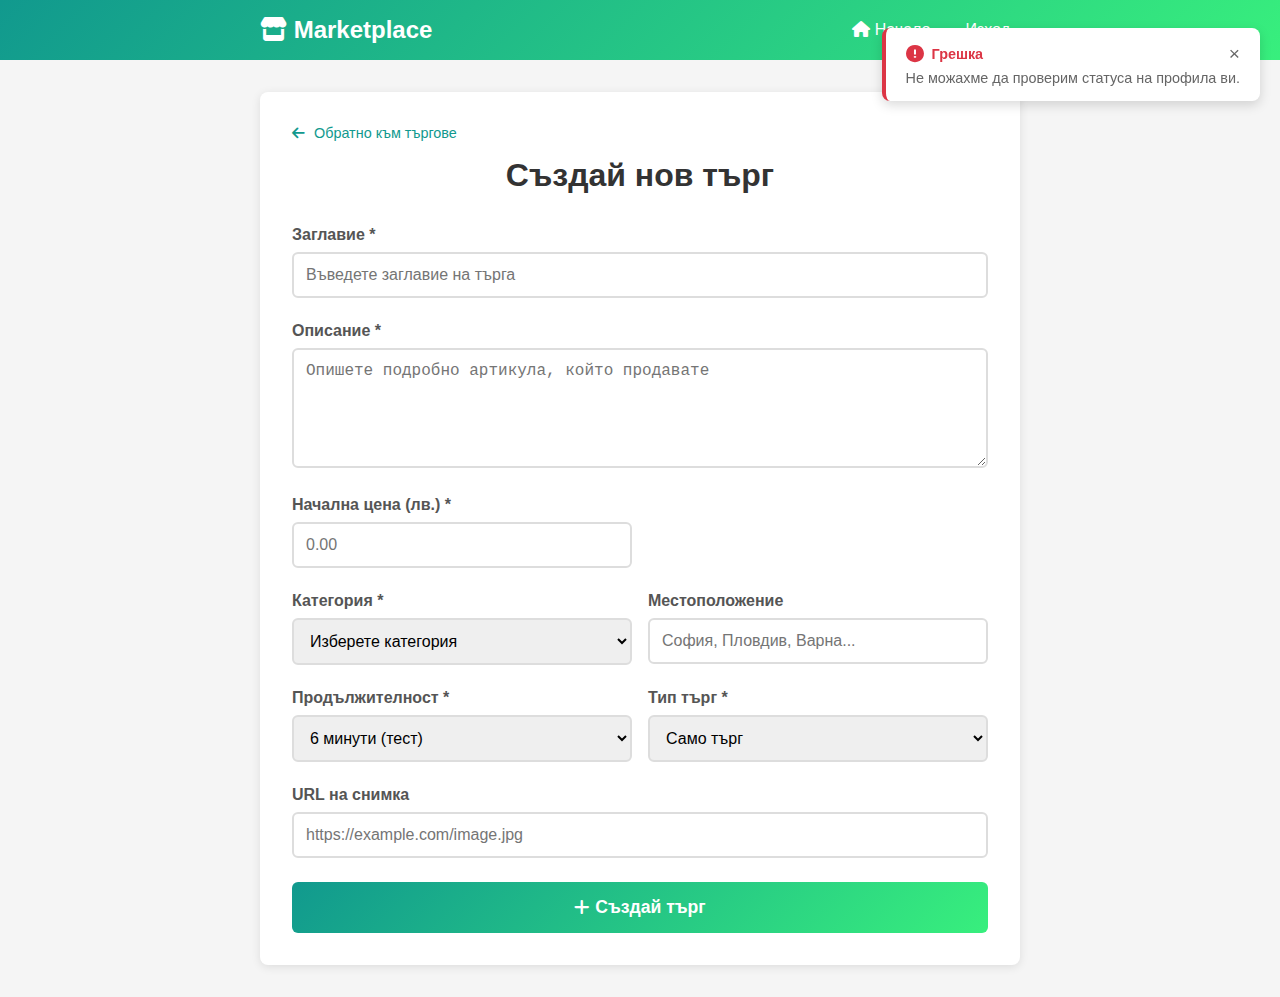
<file: frontend/pages/create_auction.html>
<!DOCTYPE html>
<html lang="bg">
<head>
    <meta charset="UTF-8">
    <meta name="viewport" content="width=device-width, initial-scale=1.0">
    <title>Създай търг - Marketplace</title>
    <link rel="stylesheet" href="https://cdnjs.cloudflare.com/ajax/libs/font-awesome/6.4.0/css/all.min.css">
    <link rel="stylesheet" href="/assets/css/main.css">
    <link rel="stylesheet" href="/assets/css/create-auction.css">
    <style>
        * { margin: 0; padding: 0; box-sizing: border-box; }
        body { font-family: 'Segoe UI', Tahoma, Geneva, Verdana, sans-serif; background: #f5f5f5; }
        .container { max-width: 800px; margin: 0 auto; padding: 0 20px; }
        .header { background: linear-gradient(135deg, #11998e 0%, #38ef7d 100%); color: white; padding: 1rem 0; }
        .header .container { display: flex; justify-content: space-between; align-items: center; }
        .logo { font-size: 1.5rem; font-weight: bold; }
        .nav-links { display: flex; gap: 15px; }
        .nav-links a { color: white; text-decoration: none; padding: 5px 10px; }
        .main-content { background: white; margin: 2rem auto; padding: 2rem; border-radius: 8px; box-shadow: 0 2px 10px rgba(0,0,0,0.1); }
        .form-title { font-size: 2rem; margin-bottom: 2rem; color: #333; text-align: center; }
        .form-group { margin-bottom: 1.5rem; }
        .form-label { display: block; margin-bottom: 0.5rem; font-weight: bold; color: #555; }
        .form-input, .form-select, .form-textarea { width: 100%; padding: 12px; border: 2px solid #ddd; border-radius: 6px; font-size: 1rem; transition: border-color 0.3s; }
        .form-input:focus, .form-select:focus, .form-textarea:focus { outline: none; border-color: #11998e; }
        .form-textarea { min-height: 120px; resize: vertical; }
        .form-row { display: grid; grid-template-columns: 1fr 1fr; gap: 1rem; }
        .form-checkbox { display: flex; align-items: center; gap: 0.5rem; margin-top: 1rem; }
        .form-checkbox input[type="checkbox"] { width: auto; }
        .submit-btn { width: 100%; background: linear-gradient(135deg, #11998e 0%, #38ef7d 100%); color: white; padding: 15px; border: none; border-radius: 6px; font-size: 1.1rem; font-weight: bold; cursor: pointer; transition: opacity 0.3s; }
        .submit-btn:hover { opacity: 0.9; }
        .submit-btn:disabled { opacity: 0.6; cursor: not-allowed; }
        .back-link { display: inline-block; margin-bottom: 1rem; color: #11998e; text-decoration: none; }
        .back-link:hover { text-decoration: underline; }
        .loading { display: none; text-align: center; padding: 20px; }
        .error { color: #dc3545; margin-top: 0.5rem; font-size: 0.9rem; }
        .hidden { display: none; }
        
        /* Toast Notification System */
        .toast-container { position: fixed; top: 20px; right: 20px; z-index: 1000; }
        .toast { background: white; border-radius: 8px; box-shadow: 0 4px 12px rgba(0,0,0,0.15); margin-bottom: 10px; padding: 15px 20px; max-width: 400px; border-left: 4px solid; transform: translateX(100%); opacity: 0; transition: all 0.3s ease; }
        .toast.show { transform: translateX(0); opacity: 1; }
        .toast.success { border-color: #28a745; }
        .toast.error { border-color: #dc3545; }
        .toast.warning { border-color: #ffc107; }
        .toast-header { display: flex; align-items: center; justify-content: space-between; margin-bottom: 5px; }
        .toast-title { font-weight: bold; display: flex; align-items: center; gap: 8px; }
        .toast-close { background: none; border: none; font-size: 1.2rem; cursor: pointer; opacity: 0.6; }
        .toast-close:hover { opacity: 1; }
        .toast-body { color: #666; }
        .toast.success .toast-title { color: #28a745; }
        .toast.error .toast-title { color: #dc3545; }
        .toast.warning .toast-title { color: #ff8c00; }
        
        @media (max-width: 768px) {
            .form-row { grid-template-columns: 1fr; }
            .toast-container { top: 10px; right: 10px; left: 10px; }
            .toast { max-width: none; }
        }
    </style>
</head>
<body>
    <div class="header">
        <div class="container">
            <div class="logo"><i class="fas fa-store"></i> Marketplace</div>
            <div class="nav-links">
                <a href="index.html"><i class="fas fa-home"></i> Начало</a>
                <a href="#" id="logoutLink">Изход</a>
            </div>
        </div>
    </div>

    <div class="container">
        <div class="main-content">
            <a href="index.html" class="back-link"><i class="fas fa-arrow-left"></i> Обратно към търгове</a>
            <h1 class="form-title">Създай нов търг</h1>
            
            <form id="auctionForm">
                <div class="form-group">
                    <label for="title" class="form-label">Заглавие *</label>
                    <input type="text" id="title" name="title" class="form-input" placeholder="Въведете заглавие на търга" required>
                </div>

                <div class="form-group">
                    <label for="description" class="form-label">Описание *</label>
                    <textarea id="description" name="description" class="form-textarea" placeholder="Опишете подробно артикула, който продавате" required></textarea>
                </div>

                <div class="form-row">
                    <div class="form-group">
                        <label for="starting_price" class="form-label">Начална цена (лв.) *</label>
                        <input type="number" id="starting_price" name="starting_price" class="form-input" step="0.01" min="0.01" placeholder="0.00" required>
                    </div>
                    <div class="form-group hidden" id="buyNowPriceGroup">
                        <label for="buy_now_price" class="form-label">Цена "Купи сега" (лв.)</label>
                        <input type="number" id="buy_now_price" name="buy_now_price" class="form-input" step="0.01" min="0.01" placeholder="Опционално">
                    </div>
                </div>

                <div class="form-row">
                    <div class="form-group">
                        <label for="category" class="form-label">Категория *</label>
                        <select id="category" name="category" class="form-select" required>
                            <option value="">Изберете категория</option>
                            <option value="electronics">Електроника</option>
                            <option value="fashion">Мода</option>
                            <option value="home">Дом и градина</option>
                            <option value="sports">Спорт</option>
                            <option value="cars">Автомобили</option>
                            <option value="others">Други</option>
                        </select>
                    </div>
                    <div class="form-group">
                        <label for="location" class="form-label">Местоположение</label>
                        <input type="text" id="location" name="location" class="form-input" placeholder="София, Пловдив, Варна...">
                    </div>
                </div>

                <div class="form-row">
                    <div class="form-group">
                        <label for="duration_hours" class="form-label">Продължителност *</label>
                        <select id="duration_hours" name="duration_hours" class="form-select" required>
                            <option value="0.1">6 минути (тест)</option>
                            <option value="0.5">30 минути (тест)</option>
                            <option value="1">1 час (тест)</option>
                            <option value="2">2 часа (тест)</option>
                            <option value="24">1 ден</option>
                            <option value="48">2 дни</option>
                            <option value="72">3 дни</option>
                            <option value="120">5 дни</option>
                            <option value="168">7 дни</option>
                        </select>
                    </div>
                    <div class="form-group">
                        <label for="auction_type" class="form-label">Тип търг *</label>
                        <select id="auction_type" name="auction_type" class="form-select" required>
                            <option value="auction">Само търг</option>
                            <option value="both">Търг + Купи сега</option>
                        </select>
                    </div>
                </div>

                <div class="form-group">
                    <label for="image_url" class="form-label">URL на снимка</label>
                    <input type="url" id="image_url" name="image_url" class="form-input" placeholder="https://example.com/image.jpg">
                </div>

                <button type="submit" class="submit-btn" id="submitBtn">
                    <i class="fas fa-plus"></i> Създай търг
                </button>
            </form>

            <div class="loading" id="loading">
                <i class="fas fa-spinner fa-spin"></i> Създаване на търг...
            </div>
        </div>
    </div>

    <!-- Toast Notification Container -->
    <div class="toast-container" id="toastContainer"></div>

    <script src="/assets/js/toast.js"></script>
    <script src="/assets/js/create-auction.js"></script>
</body>
</html>
</file>
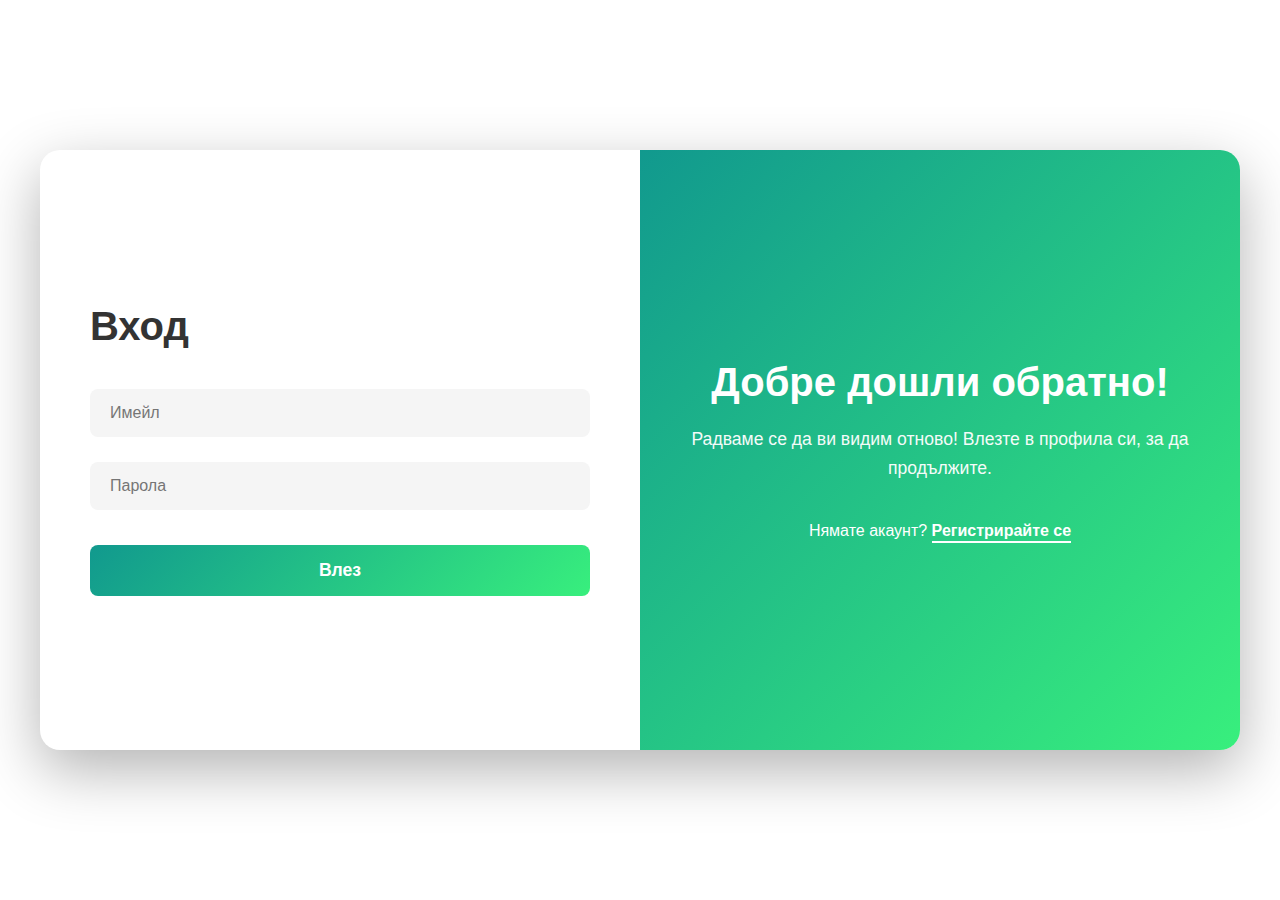
<file: frontend/pages/login.html>
<!DOCTYPE html>
<html lang="bg">
<head>
    <meta charset="UTF-8">
    <meta name="viewport" content="width=device-width, initial-scale=1.0">
    <title>Вход / Регистрация</title>
    <link rel="stylesheet" href="https://cdnjs.cloudflare.com/ajax/libs/font-awesome/6.4.0/css/all.min.css">
    <style>
        * {
            margin: 0;
            padding: 0;
            box-sizing: border-box;
        }

        body {
            font-family: 'Segoe UI', Tahoma, Geneva, Verdana, sans-serif;
            background: white;
            min-height: 100vh;
            display: flex;
            justify-content: center;
            align-items: center;
            padding: 20px;
        }

        .container {
            display: flex;
            width: 100%;
            max-width: 1200px;
            background: white;
            border-radius: 20px;
            box-shadow: 0 20px 60px rgba(0, 0, 0, 0.3);
            overflow: hidden;
            min-height: 600px;
        }

        .form-section {
            flex: 1;
            padding: 60px 50px;
            display: flex;
            flex-direction: column;
            justify-content: center;
        }

        .welcome-section {
            flex: 1;
            background: linear-gradient(135deg, #11998e 0%, #38ef7d 100%);
            color: white;
            padding: 60px 50px;
            display: flex;
            flex-direction: column;
            justify-content: center;
            align-items: center;
            text-align: center;
        }

        h1 {
            font-size: 2.5rem;
            margin-bottom: 40px;
            color: #333;
            font-weight: 600;
        }

        .input-group {
            margin-bottom: 25px;
        }

        .input-group input {
            width: 100%;
            padding: 15px 20px;
            border: none;
            background: #f5f5f5;
            border-radius: 8px;
            font-size: 1rem;
            transition: all 0.3s;
        }

        .input-group input:focus {
            outline: none;
            background: #ebebeb;
            transform: translateY(-2px);
        }

        .btn {
            width: 100%;
            padding: 15px;
            border: none;
            border-radius: 8px;
            font-size: 1.1rem;
            font-weight: 600;
            cursor: pointer;
            transition: all 0.3s;
            margin-top: 10px;
        }

        .btn-primary {
            background: linear-gradient(135deg, #11998e 0%, #38ef7d 100%);
            color: white;
        }

        .btn-primary:hover {
            transform: translateY(-2px);
            box-shadow: 0 10px 20px rgba(17, 153, 142, 0.3);
        }

        .btn-primary:disabled {
            opacity: 0.6;
            cursor: not-allowed;
        }

        .welcome-section h2 {
            font-size: 2.5rem;
            margin-bottom: 20px;
        }

        .welcome-section p {
            font-size: 1.1rem;
            line-height: 1.6;
            margin-bottom: 40px;
            opacity: 0.95;
        }

        .switch-text {
            font-size: 1rem;
        }

        .switch-text a {
            color: white;
            text-decoration: none;
            font-weight: 600;
            border-bottom: 2px solid white;
            padding-bottom: 2px;
            transition: all 0.3s;
        }

        .switch-text a:hover {
            opacity: 0.8;
        }

        .hidden {
            display: none;
        }

        .error-message {
            background: #fee;
            color: #c33;
            padding: 12px;
            border-radius: 8px;
            margin-bottom: 20px;
            font-size: 0.95rem;
        }

        .success-message {
            background: #efe;
            color: #3c3;
            padding: 12px;
            border-radius: 8px;
            margin-bottom: 20px;
            font-size: 0.95rem;
        }

        @media (max-width: 768px) {
            .container {
                flex-direction: column;
            }

            .welcome-section {
                order: -1;
                padding: 40px 30px;
            }

            .form-section {
                padding: 40px 30px;
            }
        }
    </style>
</head>
<body>
    <div class="container">
        <div class="form-section">
            <!-- Login Form -->
            <div id="loginForm">
                <h1>Вход</h1>
                
                <div id="loginMessage"></div>
                
                <div class="input-group">
                    <input type="email" placeholder="Имейл" id="loginEmail" required>
                </div>

                <div class="input-group">
                    <input type="password" placeholder="Парола" id="loginPassword" required>
                </div>

                <button class="btn btn-primary" id="loginBtn" onclick="handleLogin()">Влез</button>
            </div>

            <!-- Register Form -->
            <div id="registerForm" class="hidden">
                <h1>Регистрация</h1>
                
                <div id="registerMessage"></div>
                
                <div class="input-group">
                    <input type="text" placeholder="Име и Фамилия" id="regName" required>
                </div>

                <div class="input-group">
                    <input type="email" placeholder="Имейл" id="regEmail" required>
                </div>

                <div class="input-group">
                    <input type="text" placeholder="Потребителско име" id="regUsername" required>
                </div>

                <div class="input-group">
                    <input type="password" placeholder="Парола (мин. 6 символа)" id="regPassword" required>
                </div>

                <button class="btn btn-primary" id="registerBtn" onclick="handleRegister()">Регистрирай се</button>
            </div>
        </div>

        <div class="welcome-section">
            <div id="loginWelcome">
                <h2>Добре дошли обратно!</h2>
                <p>Радваме се да ви видим отново! Влезте в профила си, за да продължите.</p>
                <div class="switch-text">
                    Нямате акаунт? <a href="#" onclick="switchToRegister(); return false;">Регистрирайте се</a>
                </div>
            </div>

            <div id="registerWelcome" class="hidden">
                <h2>Здравейте!</h2>
                <p>Въведете вашите данни и започнете да търгувате с нас.</p>
                <div class="switch-text">
                    Вече имате акаунт? <a href="#" onclick="switchToLogin(); return false;">Влезте тук</a>
                </div>
            </div>
        </div>
    </div>

    <script>
        function switchToRegister() {
            document.getElementById('loginForm').classList.add('hidden');
            document.getElementById('registerForm').classList.remove('hidden');
            document.getElementById('loginWelcome').classList.add('hidden');
            document.getElementById('registerWelcome').classList.remove('hidden');
            clearMessages();
        }

        function switchToLogin() {
            document.getElementById('loginForm').classList.remove('hidden');
            document.getElementById('registerForm').classList.add('hidden');
            document.getElementById('loginWelcome').classList.remove('hidden');
            document.getElementById('registerWelcome').classList.add('hidden');
            clearMessages();
        }

        function clearMessages() {
            document.getElementById('loginMessage').innerHTML = '';
            document.getElementById('registerMessage').innerHTML = '';
        }

        function showMessage(elementId, message, isError = true) {
            const messageDiv = document.getElementById(elementId);
            messageDiv.innerHTML = `<div class="${isError ? 'error-message' : 'success-message'}">${message}</div>`;
        }

        async function handleLogin() {
            const email = document.getElementById('loginEmail').value.trim();
            const password = document.getElementById('loginPassword').value;
            const btn = document.getElementById('loginBtn');
            
            if (!email || !password) {
                showMessage('loginMessage', 'Моля, попълнете всички полета!');
                return;
            }

            btn.disabled = true;
            btn.textContent = 'Зареждане...';

            try {
                const response = await fetch('/backend/login.php', {
                    method: 'POST',
                    headers: {
                        'Content-Type': 'application/json',
                    },
                    body: JSON.stringify({ email, password })
                });

                const data = await response.json();

                if (data.success) {
                    showMessage('loginMessage', data.message, false);
                    setTimeout(() => {
                        window.location.href = '/backend/dashboard.php';
                    }, 1000);
                } else {
                    showMessage('loginMessage', data.message);
                    btn.disabled = false;
                    btn.textContent = 'Влез';
                }
            } catch (error) {
                showMessage('loginMessage', 'Грешка при свързване със сървъра!');
                btn.disabled = false;
                btn.textContent = 'Влез';
            }
        }

        async function handleRegister() {
            const name = document.getElementById('regName').value.trim();
            const email = document.getElementById('regEmail').value.trim();
            const username = document.getElementById('regUsername').value.trim();
            const password = document.getElementById('regPassword').value;
            const btn = document.getElementById('registerBtn');
            
            if (!name || !email || !username || !password) {
                showMessage('registerMessage', 'Моля, попълнете всички полета!');
                return;
            }

            if (password.length < 6) {
                showMessage('registerMessage', 'Паролата трябва да е поне 6 символа!');
                return;
            }

            btn.disabled = true;
            btn.textContent = 'Зареждане...';

            try {
                const response = await fetch('/backend/register.php', {
                    method: 'POST',
                    headers: {
                        'Content-Type': 'application/json',
                    },
                    body: JSON.stringify({ name, email, username, password })
                });

                const data = await response.json();

                if (data.success) {
                    showMessage('registerMessage', data.message + ' Пренасочване към вход...', false);
                    setTimeout(() => {
                        switchToLogin();
                        document.getElementById('loginEmail').value = email;
                    }, 2000);
                } else {
                    showMessage('registerMessage', data.message);
                    btn.disabled = false;
                    btn.textContent = 'Регистрирай се';
                }
            } catch (error) {
                showMessage('registerMessage', 'Грешка при свързване със сървъра!');
                btn.disabled = false;
                btn.textContent = 'Регистрирай се';
            }
        }

        // Проверка дали потребителят е вече влязъл
        window.addEventListener('load', async () => {
            try {
                const response = await fetch('/backend/check_session.php');
                const data = await response.json();
                
                if (data.logged_in) {
                    window.location.href = '/backend/dashboard.php';
                }
            } catch (error) {
                console.log('Не е открита активна сесия');
            }
        });

        // Enter key support
        document.addEventListener('keypress', (e) => {
            if (e.key === 'Enter') {
                if (!document.getElementById('loginForm').classList.contains('hidden')) {
                    handleLogin();
                } else {
                    handleRegister();
                }
            }
        });
    </script>
</body>
</html>
</file>
<file: assets/css/create-auction.css>
/* Create Auction Specific Styles */

.hidden {
    display: none;
}

.back-link {
    display: inline-block;
    color: #11998e;
    text-decoration: none;
    margin-bottom: 1rem;
    font-size: 0.9rem;
    transition: color 0.3s;
}

.back-link:hover {
    color: #0d7a6f;
}

.back-link i {
    margin-right: 5px;
}

/* Toast Notification System */
.toast-container {
    position: fixed;
    top: 20px;
    right: 20px;
    z-index: 1000;
}

.toast {
    background: white;
    border-radius: 8px;
    box-shadow: 0 4px 12px rgba(0,0,0,0.15);
    margin-bottom: 10px;
    padding: 15px 20px;
    max-width: 400px;
    border-left: 4px solid;
    transform: translateX(100%);
    opacity: 0;
    transition: all 0.3s ease;
}

.toast.show {
    transform: translateX(0);
    opacity: 1;
}

.toast.success {
    border-color: #28a745;
}

.toast.error {
    border-color: #dc3545;
}

.toast.warning {
    border-color: #ffc107;
}

.toast.info {
    border-color: #17a2b8;
}

.toast-header {
    display: flex;
    align-items: center;
    justify-content: space-between;
    margin-bottom: 5px;
}

.toast-title {
    font-weight: bold;
    display: flex;
    align-items: center;
    gap: 8px;
}

.toast-title i {
    font-size: 1.1rem;
}

.toast-close {
    background: none;
    border: none;
    font-size: 1.2rem;
    cursor: pointer;
    opacity: 0.6;
}

.toast-close:hover {
    opacity: 1;
}

.toast-body {
    color: #666;
}

.toast.success .toast-title {
    color: #28a745;
}

.toast.error .toast-title {
    color: #dc3545;
}

.toast.warning .toast-title {
    color: #ff8c00;
}

.toast.info .toast-title {
    color: #17a2b8;
}

/* Loading state */
.loading {
    display: none;
    text-align: center;
    padding: 20px;
    color: #666;
}

.loading i {
    font-size: 1.5rem;
    margin-right: 10px;
}

/* Form improvements */
.form-input.error, .form-select.error, .form-textarea.error {
    border-color: #dc3545;
}

.submit-btn:disabled {
    opacity: 0.6;
    cursor: not-allowed;
}

/* Responsive design */
@media (max-width: 768px) {
    .form-row {
        grid-template-columns: 1fr;
    }
    
    .toast-container {
        top: 10px;
        right: 10px;
        left: 10px;
    }
    
    .toast {
        max-width: none;
    }
}
</file>
<file: assets/css/main.css>
/* Main Application Styles */

/* Reset and Base Styles */
* { 
    margin: 0; 
    padding: 0; 
    box-sizing: border-box; 
}

body { 
    font-family: 'Segoe UI', Tahoma, Geneva, Verdana, sans-serif; 
    background: #f5f5f5; 
}

.container { 
    max-width: 1200px; 
    margin: 0 auto; 
    padding: 0 20px; 
}

/* Header Styles */
.header { 
    background: linear-gradient(135deg, #11998e 0%, #38ef7d 100%); 
    color: white; 
    padding: 1rem 0; 
}

.header .container { 
    display: flex; 
    justify-content: space-between; 
    align-items: center; 
}

.logo { 
    font-size: 1.5rem; 
    font-weight: bold; 
}

.nav-links { 
    display: flex; 
    gap: 15px; 
}

.nav-links a { 
    color: white; 
    text-decoration: none; 
    padding: 5px 10px; 
}

/* Search Section */
.search-section { 
    background: white; 
    padding: 2rem 0; 
}

.search-form { 
    display: flex; 
    gap: 10px; 
    margin-bottom: 20px; 
}

.search-input, .category-select { 
    padding: 10px; 
    border: 1px solid #ddd; 
    border-radius: 5px; 
}

.search-input { 
    flex: 1; 
}

.price-filter { 
    padding: 10px; 
    border: 1px solid #ddd; 
    border-radius: 5px; 
    width: 120px; 
}

.search-btn { 
    padding: 10px 20px; 
    background: #11998e; 
    color: white; 
    border: none; 
    border-radius: 5px; 
    cursor: pointer; 
}

/* Auction Grid */
.auctions-grid { 
    display: grid; 
    grid-template-columns: repeat(auto-fill, minmax(300px, 1fr)); 
    gap: 20px; 
    margin: 20px 0; 
}

.auction-card { 
    background: white; 
    border-radius: 8px; 
    overflow: hidden; 
    box-shadow: 0 2px 5px rgba(0,0,0,0.1); 
    height: 520px; 
    display: flex; 
    flex-direction: column; 
}

.auction-image { 
    height: 150px; 
    background: #f0f0f0; 
    display: flex; 
    align-items: center; 
    justify-content: center; 
    color: #999; 
    position: relative; 
    flex-shrink: 0; 
}

.auction-badge { 
    position: absolute; 
    top: 10px; 
    right: 10px; 
    background: #11998e; 
    color: white; 
    padding: 5px 10px; 
    border-radius: 15px; 
    font-size: 0.75rem; 
}

.auction-badge.ended { 
    background: #666; 
}

.owner-controls { 
    position: absolute; 
    top: 10px; 
    left: 10px; 
}

.delete-btn { 
    background: #dc3545; 
    color: white; 
    border: none; 
    border-radius: 50%; 
    width: 30px; 
    height: 30px; 
    font-size: 0.8rem; 
    cursor: pointer; 
    display: flex; 
    align-items: center; 
    justify-content: center; 
    transition: background 0.3s; 
}

.delete-btn:hover { 
    background: #c82333; 
}

.auction-content { 
    padding: 15px; 
    flex: 1; 
    display: flex; 
    flex-direction: column; 
}

.auction-title { 
    font-weight: bold; 
    margin-bottom: 8px; 
    font-size: 1rem; 
    line-height: 1.2; 
    height: 2.4em; 
    overflow: hidden; 
    display: -webkit-box; 
    -webkit-line-clamp: 2; 
    -webkit-box-orient: vertical; 
}

.auction-price-line { 
    display: flex; 
    justify-content: space-between; 
    align-items: center; 
    margin-bottom: 8px; 
}

.auction-price { 
    color: #11998e; 
    font-weight: bold; 
    font-size: 1.1rem; 
}

.auction-time { 
    font-size: 0.8rem; 
    color: #666; 
}

.auction-stats { 
    font-size: 0.8rem; 
    color: #666; 
    margin-bottom: 15px; 
}

.top-bidders { }

.top-bidders span { 
    display: block; 
    white-space: nowrap; 
    overflow: hidden; 
    text-overflow: ellipsis; 
}

.bidders-list { }

.bidders-header { 
    font-weight: bold; 
    margin-bottom: 6px; 
    color: #11998e; 
    font-size: 0.8rem; 
}

.bidder-item { 
    padding: 4px 0; 
    margin-bottom: 3px; 
    font-size: 0.7rem; 
    color: #555; 
    border-left: 3px solid #11998e; 
    padding-left: 8px; 
}

.bidder-item:last-child { 
    margin-bottom: 0; 
}

.bidder-item.winner { 
    color: #28a745; 
    border-left-color: #28a745; 
    font-weight: bold; 
}

.auction-description { 
    color: #666; 
    margin-bottom: 10px; 
    font-size: 0.85rem; 
    line-height: 1.3; 
    height: 3.9em; 
    overflow: hidden; 
    display: -webkit-box; 
    -webkit-line-clamp: 3; 
    -webkit-box-orient: vertical; 
    flex: 1; 
}

.auction-details-btn { 
    background: none; 
    border: none; 
    color: #11998e; 
    font-size: 0.8rem; 
    cursor: pointer; 
    text-align: left; 
    padding: 0; 
    margin-bottom: 10px; 
    text-decoration: underline; 
}

.auction-details-btn:hover { 
    color: #0d7a6f; 
}

.bidding-section { 
    border-top: 1px solid #eee; 
    padding-top: 10px; 
    margin-top: auto; 
}

.bid-form { 
    display: flex; 
    gap: 10px; 
    margin-bottom: 10px; 
}

.bid-input { 
    flex: 1; 
    padding: 8px; 
    border: 1px solid #ddd; 
    border-radius: 5px; 
}

.bid-btn { 
    padding: 8px 15px; 
    background: #11998e; 
    color: white; 
    border: none; 
    border-radius: 5px; 
    cursor: pointer; 
}

.buy-now-btn { 
    width: 100%; 
    padding: 10px; 
    background: #ff6b35; 
    color: white; 
    border: none; 
    border-radius: 5px; 
    cursor: pointer; 
    margin-top: 5px; 
    margin-bottom: 3px; 
}

.auction-meta { 
    display: flex; 
    justify-content: space-between; 
    font-size: 0.8rem; 
    color: #999; 
    margin-top: 8px; 
    padding-top: 5px; 
}

.loading, .no-results { 
    text-align: center; 
    padding: 40px; 
    color: #666; 
}

.hidden { 
    display: none; 
}

/* Pagination Styles */
.pagination { 
    display: flex; 
    justify-content: center; 
    align-items: center; 
    gap: 5px; 
    margin: 20px 0; 
}

.pagination-btn { 
    background: white; 
    border: 1px solid #ddd; 
    padding: 8px 12px; 
    border-radius: 4px; 
    cursor: pointer; 
    color: #333; 
    text-decoration: none; 
    transition: all 0.3s; 
}

.pagination-btn:hover { 
    background: #f8f9fa; 
    border-color: #11998e; 
}

.pagination-btn.active { 
    background: #11998e; 
    color: white; 
    border-color: #11998e; 
}

.pagination-dots { 
    padding: 8px 4px; 
    color: #999; 
}

.pagination-info { 
    text-align: center; 
    margin: 10px 0; 
    font-size: 0.9rem; 
    color: #666; 
}

/* Responsive Design */
@media (max-width: 768px) { 
    .search-form { 
        flex-direction: column; 
    } 
    .auctions-grid { 
        grid-template-columns: 1fr; 
    }
}
</file>
